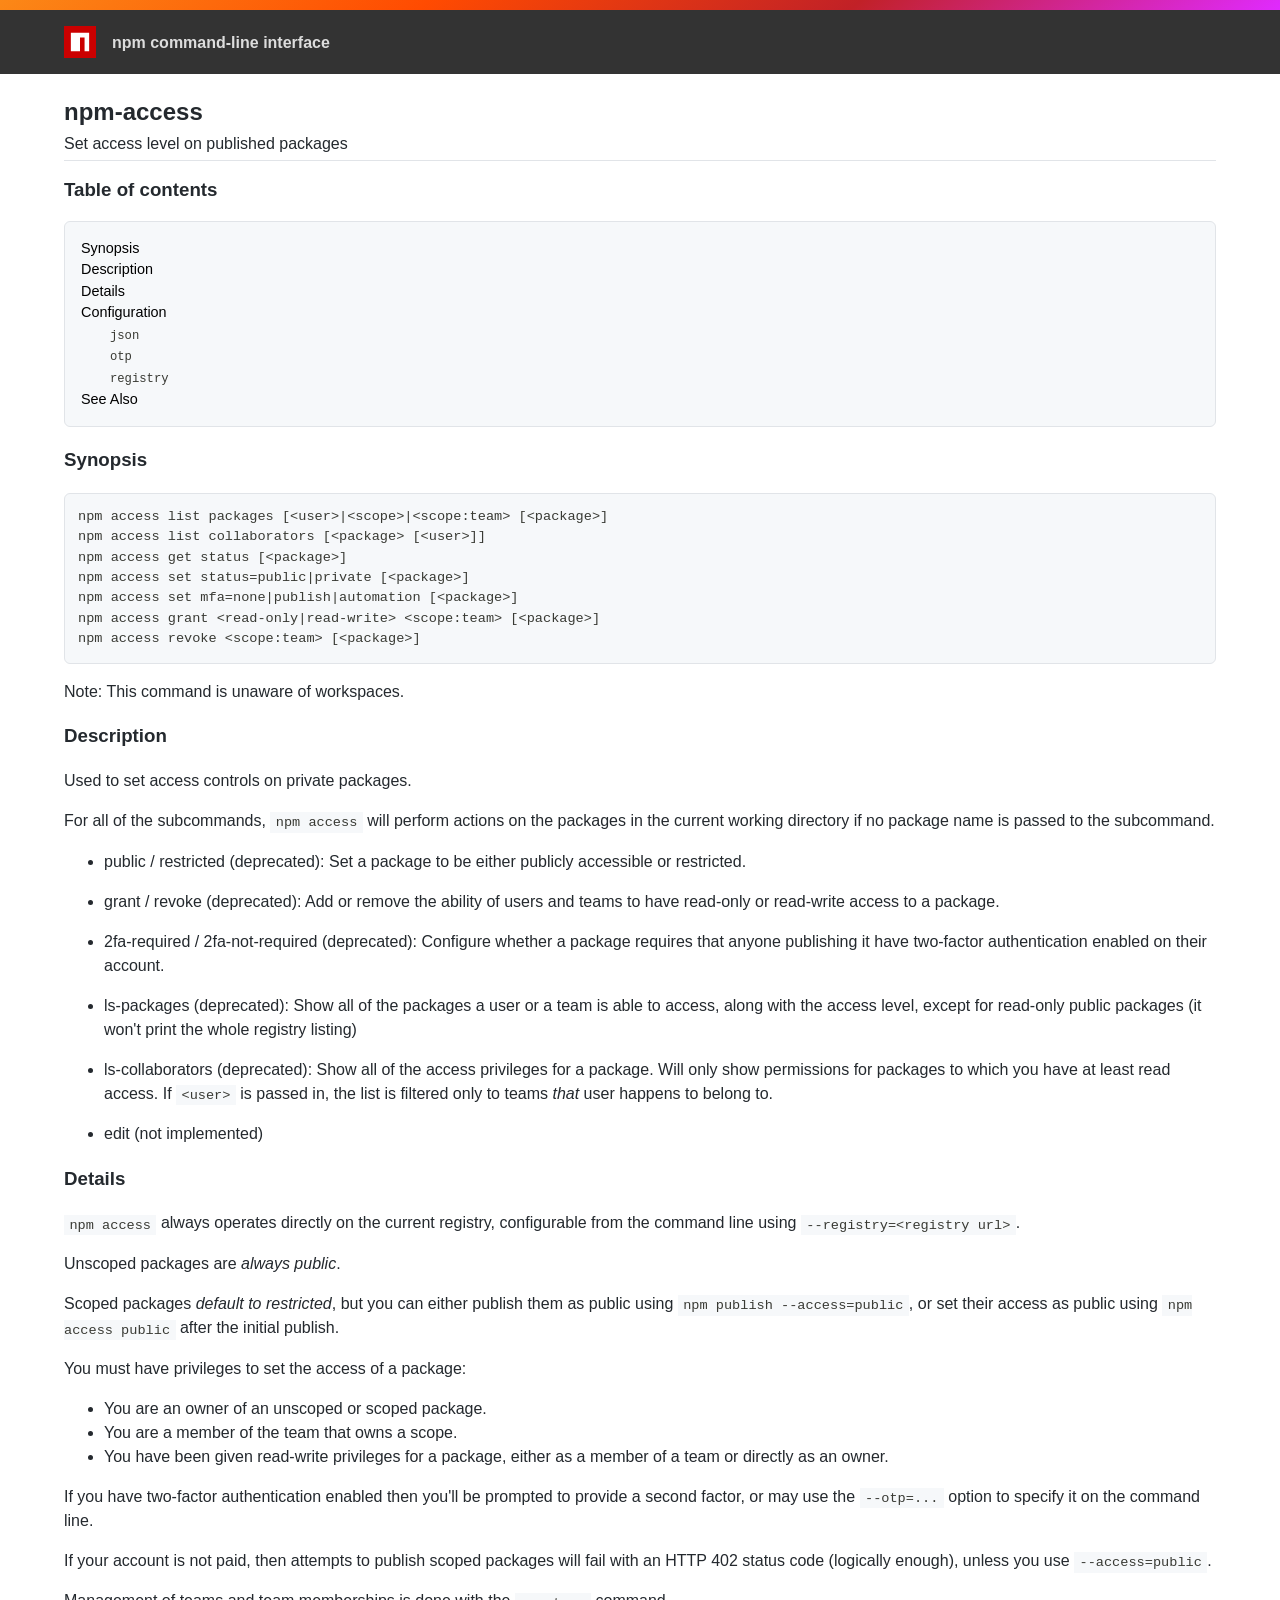
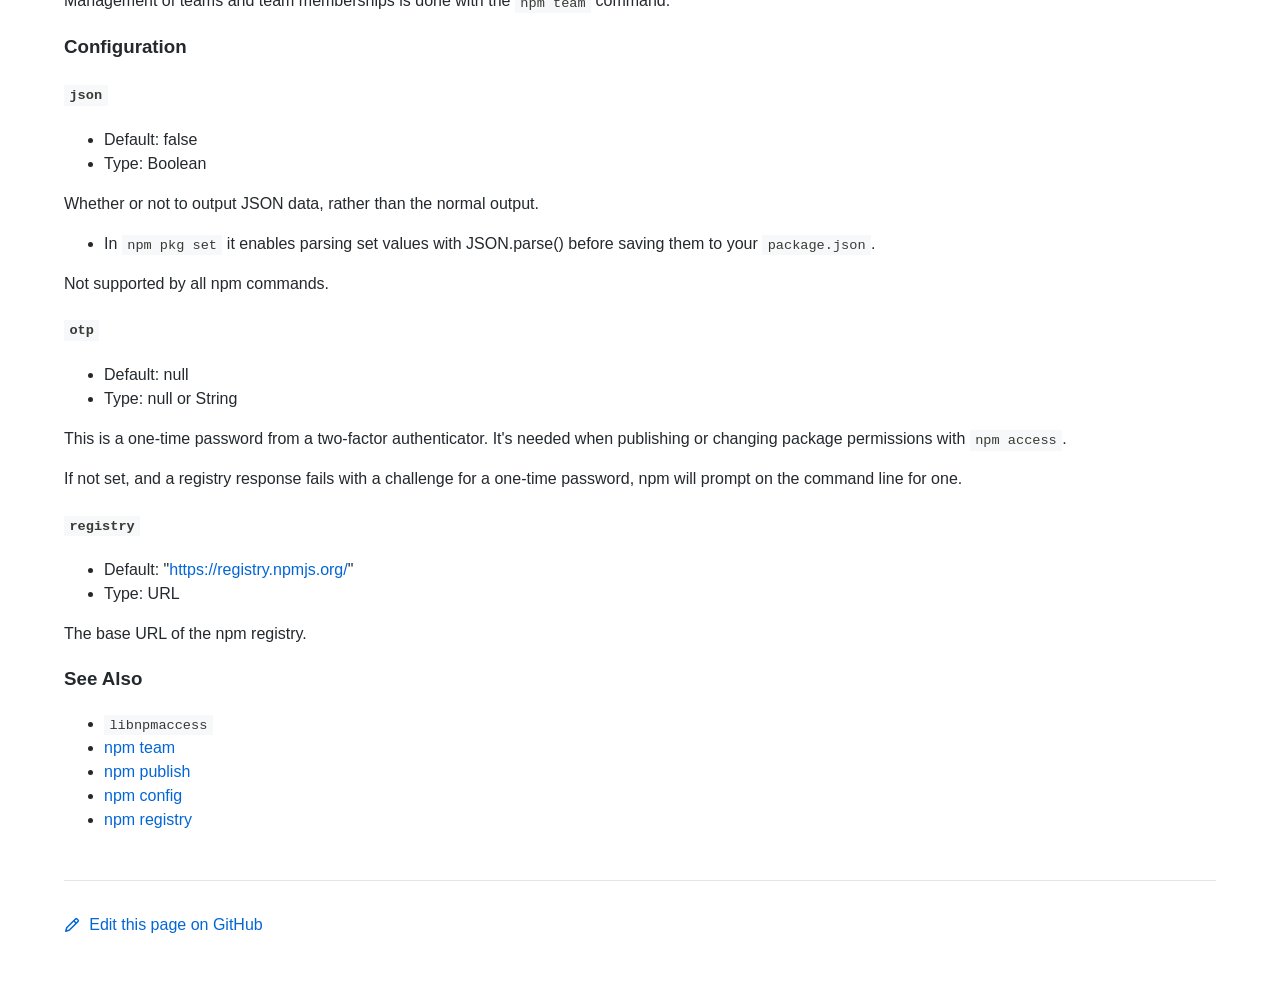
<file: node_portable/node-v20.10.0-win-x64/node_modules/npm/docs/output/commands/npm-access.html>
<!DOCTYPE html><html><head>
<meta charset="utf-8">
<title>npm-access</title>
<style>
body {
    background-color: #ffffff;
    color: #24292e;

    margin: 0;

    line-height: 1.5;

    font-family: -apple-system, BlinkMacSystemFont, "Segoe UI", Helvetica, Arial, sans-serif, "Apple Color Emoji", "Segoe UI Emoji";
}
#rainbar {
    height: 10px;
    background-image: linear-gradient(139deg, #fb8817, #ff4b01, #c12127, #e02aff);
}

a {
    text-decoration: none;
    color: #0366d6;
}
a:hover {
    text-decoration: underline;
}

pre {
    margin: 1em 0px;
    padding: 1em;
    border: solid 1px #e1e4e8;
    border-radius: 6px;

    display: block;
    overflow: auto;

    white-space: pre;

    background-color: #f6f8fa;
    color: #393a34;
}
code {
    font-family: SFMono-Regular, Consolas, "Liberation Mono", Menlo, Courier, monospace;
    font-size: 85%;
    padding: 0.2em 0.4em;
    background-color: #f6f8fa;
    color: #393a34;
}
pre > code {
    padding: 0;
    background-color: inherit;
    color: inherit;
}
h1, h2, h3 {
    font-weight: 600;
}

#logobar {
    background-color: #333333;
    margin: 0 auto;
    padding: 1em 4em;
}
#logobar .logo {
    float: left;
}
#logobar .title {
    font-weight: 600;
    color: #dddddd;
    float: left;
    margin: 5px 0 0 1em;
}
#logobar:after {
    content: "";
    display: block;
    clear: both;
}

#content {
    margin: 0 auto;
    padding: 0 4em;
}

#table_of_contents > h2 {
    font-size: 1.17em;
}
#table_of_contents ul:first-child {
    border: solid 1px #e1e4e8;
    border-radius: 6px;
    padding: 1em;
    background-color: #f6f8fa;
    color: #393a34;
}
#table_of_contents ul {
    list-style-type: none;
    padding-left: 1.5em;
}
#table_of_contents li {
    font-size: 0.9em;
}
#table_of_contents li a {
    color: #000000;
}

header.title {
    border-bottom: solid 1px #e1e4e8;
}
header.title > h1 {
    margin-bottom: 0.25em;
}
header.title > .description {
    display: block;
    margin-bottom: 0.5em;
    line-height: 1;
}

footer#edit {
    border-top: solid 1px #e1e4e8;
    margin: 3em 0 4em 0;
    padding-top: 2em;
}
</style>
</head>
<body>
<div id="banner">
<div id="rainbar"></div>
<div id="logobar">
<svg class="logo" role="img" height="32" width="32" viewBox="0 0 700 700">
<polygon fill="#cb0000" points="0,700 700,700 700,0 0,0"></polygon>
<polygon fill="#ffffff" points="150,550 350,550 350,250 450,250 450,550 550,550 550,150 150,150"></polygon>
</svg>
<div class="title">
npm command-line interface
</div>
</div>
</div>

<section id="content">
<header class="title">
<h1 id="npm-access">npm-access</h1>
<span class="description">Set access level on published packages</span>
</header>

<section id="table_of_contents">
<h2 id="table-of-contents">Table of contents</h2>
<div id="_table_of_contents"><ul><li><a href="#synopsis">Synopsis</a></li><li><a href="#description">Description</a></li><li><a href="#details">Details</a></li><li><a href="#configuration">Configuration</a></li><ul><li><a href="#json"><code>json</code></a></li><li><a href="#otp"><code>otp</code></a></li><li><a href="#registry"><code>registry</code></a></li></ul><li><a href="#see-also">See Also</a></li></ul></div>
</section>

<div id="_content"><h3 id="synopsis">Synopsis</h3>
<pre><code class="language-bash">npm access list packages [&lt;user&gt;|&lt;scope&gt;|&lt;scope:team&gt; [&lt;package&gt;]
npm access list collaborators [&lt;package&gt; [&lt;user&gt;]]
npm access get status [&lt;package&gt;]
npm access set status=public|private [&lt;package&gt;]
npm access set mfa=none|publish|automation [&lt;package&gt;]
npm access grant &lt;read-only|read-write&gt; &lt;scope:team&gt; [&lt;package&gt;]
npm access revoke &lt;scope:team&gt; [&lt;package&gt;]
</code></pre>
<p>Note: This command is unaware of workspaces.</p>
<h3 id="description">Description</h3>
<p>Used to set access controls on private packages.</p>
<p>For all of the subcommands, <code>npm access</code> will perform actions on the packages
in the current working directory if no package name is passed to the
subcommand.</p>
<ul>
<li>
<p>public / restricted (deprecated):
Set a package to be either publicly accessible or restricted.</p>
</li>
<li>
<p>grant / revoke (deprecated):
Add or remove the ability of users and teams to have read-only or read-write
access to a package.</p>
</li>
<li>
<p>2fa-required / 2fa-not-required (deprecated):
Configure whether a package requires that anyone publishing it have two-factor
authentication enabled on their account.</p>
</li>
<li>
<p>ls-packages (deprecated):
Show all of the packages a user or a team is able to access, along with the
access level, except for read-only public packages (it won't print the whole
registry listing)</p>
</li>
<li>
<p>ls-collaborators (deprecated):
Show all of the access privileges for a package. Will only show permissions
for packages to which you have at least read access. If <code>&lt;user&gt;</code> is passed in,
the list is filtered only to teams <em>that</em> user happens to belong to.</p>
</li>
<li>
<p>edit (not implemented)</p>
</li>
</ul>
<h3 id="details">Details</h3>
<p><code>npm access</code> always operates directly on the current registry, configurable
from the command line using <code>--registry=&lt;registry url&gt;</code>.</p>
<p>Unscoped packages are <em>always public</em>.</p>
<p>Scoped packages <em>default to restricted</em>, but you can either publish them as
public using <code>npm publish --access=public</code>, or set their access as public using
<code>npm access public</code> after the initial publish.</p>
<p>You must have privileges to set the access of a package:</p>
<ul>
<li>You are an owner of an unscoped or scoped package.</li>
<li>You are a member of the team that owns a scope.</li>
<li>You have been given read-write privileges for a package, either as a member
of a team or directly as an owner.</li>
</ul>
<p>If you have two-factor authentication enabled then you'll be prompted to provide a second factor, or may use the <code>--otp=...</code> option to specify it on
the command line.</p>
<p>If your account is not paid, then attempts to publish scoped packages will
fail with an HTTP 402 status code (logically enough), unless you use
<code>--access=public</code>.</p>
<p>Management of teams and team memberships is done with the <code>npm team</code> command.</p>
<h3 id="configuration">Configuration</h3>
<h4 id="json"><code>json</code></h4>
<ul>
<li>Default: false</li>
<li>Type: Boolean</li>
</ul>
<p>Whether or not to output JSON data, rather than the normal output.</p>
<ul>
<li>In <code>npm pkg set</code> it enables parsing set values with JSON.parse() before
saving them to your <code>package.json</code>.</li>
</ul>
<p>Not supported by all npm commands.</p>
<h4 id="otp"><code>otp</code></h4>
<ul>
<li>Default: null</li>
<li>Type: null or String</li>
</ul>
<p>This is a one-time password from a two-factor authenticator. It's needed
when publishing or changing package permissions with <code>npm access</code>.</p>
<p>If not set, and a registry response fails with a challenge for a one-time
password, npm will prompt on the command line for one.</p>
<h4 id="registry"><code>registry</code></h4>
<ul>
<li>Default: "<a href="https://registry.npmjs.org/">https://registry.npmjs.org/</a>"</li>
<li>Type: URL</li>
</ul>
<p>The base URL of the npm registry.</p>
<h3 id="see-also">See Also</h3>
<ul>
<li><a href="https://npm.im/libnpmaccess"><code>libnpmaccess</code></a></li>
<li><a href="../commands/npm-team.html">npm team</a></li>
<li><a href="../commands/npm-publish.html">npm publish</a></li>
<li><a href="../commands/npm-config.html">npm config</a></li>
<li><a href="../using-npm/registry.html">npm registry</a></li>
</ul></div>

<footer id="edit">
<a href="https://github.com/npm/cli/edit/latest/docs/content/commands/npm-access.md">
<svg role="img" viewBox="0 0 16 16" width="16" height="16" fill="currentcolor" style="vertical-align: text-bottom; margin-right: 0.3em;">
<path fill-rule="evenodd" d="M11.013 1.427a1.75 1.75 0 012.474 0l1.086 1.086a1.75 1.75 0 010 2.474l-8.61 8.61c-.21.21-.47.364-.756.445l-3.251.93a.75.75 0 01-.927-.928l.929-3.25a1.75 1.75 0 01.445-.758l8.61-8.61zm1.414 1.06a.25.25 0 00-.354 0L10.811 3.75l1.439 1.44 1.263-1.263a.25.25 0 000-.354l-1.086-1.086zM11.189 6.25L9.75 4.81l-6.286 6.287a.25.25 0 00-.064.108l-.558 1.953 1.953-.558a.249.249 0 00.108-.064l6.286-6.286z"></path>
</svg>
Edit this page on GitHub
</a>
</footer>
</section>



</body></html>
</file>
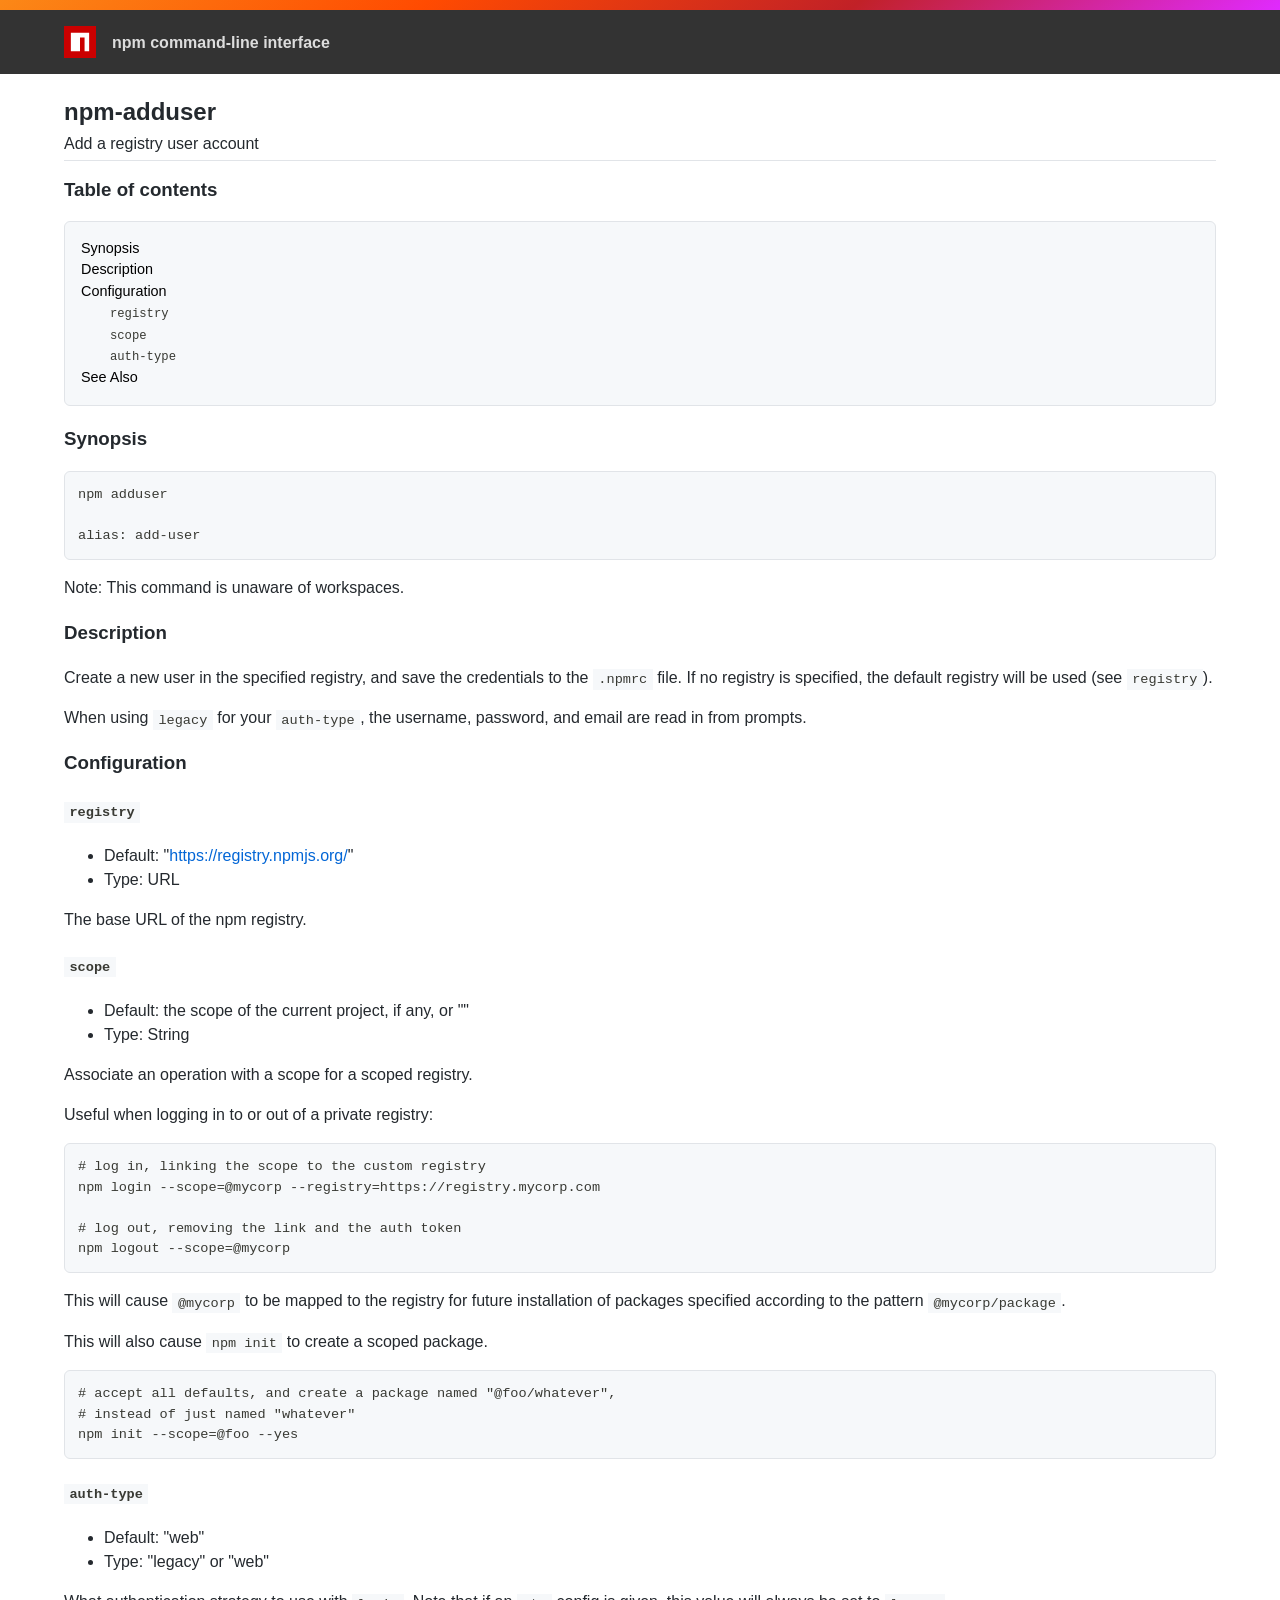
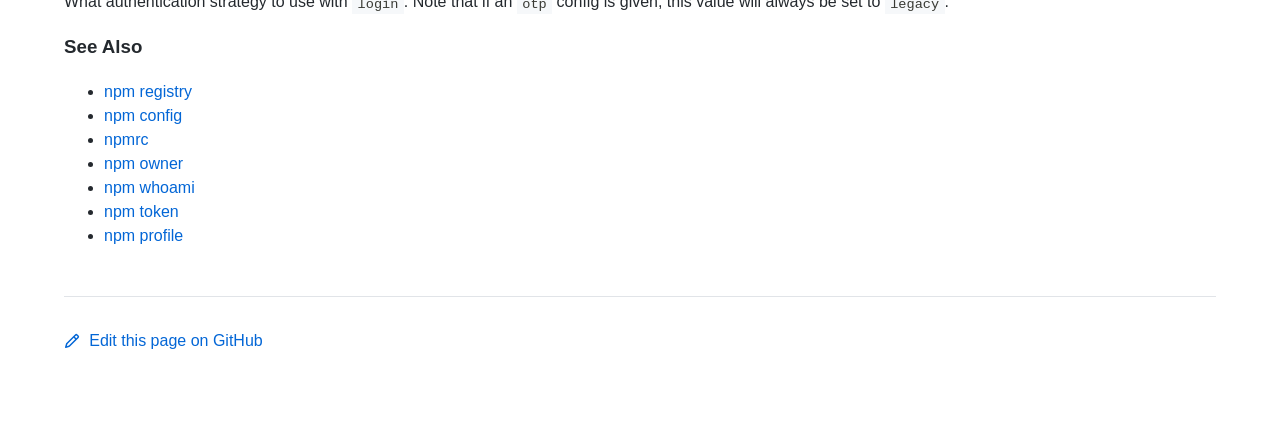
<file: node_portable/node-v20.10.0-win-x64/node_modules/npm/docs/output/commands/npm-adduser.html>
<!DOCTYPE html><html><head>
<meta charset="utf-8">
<title>npm-adduser</title>
<style>
body {
    background-color: #ffffff;
    color: #24292e;

    margin: 0;

    line-height: 1.5;

    font-family: -apple-system, BlinkMacSystemFont, "Segoe UI", Helvetica, Arial, sans-serif, "Apple Color Emoji", "Segoe UI Emoji";
}
#rainbar {
    height: 10px;
    background-image: linear-gradient(139deg, #fb8817, #ff4b01, #c12127, #e02aff);
}

a {
    text-decoration: none;
    color: #0366d6;
}
a:hover {
    text-decoration: underline;
}

pre {
    margin: 1em 0px;
    padding: 1em;
    border: solid 1px #e1e4e8;
    border-radius: 6px;

    display: block;
    overflow: auto;

    white-space: pre;

    background-color: #f6f8fa;
    color: #393a34;
}
code {
    font-family: SFMono-Regular, Consolas, "Liberation Mono", Menlo, Courier, monospace;
    font-size: 85%;
    padding: 0.2em 0.4em;
    background-color: #f6f8fa;
    color: #393a34;
}
pre > code {
    padding: 0;
    background-color: inherit;
    color: inherit;
}
h1, h2, h3 {
    font-weight: 600;
}

#logobar {
    background-color: #333333;
    margin: 0 auto;
    padding: 1em 4em;
}
#logobar .logo {
    float: left;
}
#logobar .title {
    font-weight: 600;
    color: #dddddd;
    float: left;
    margin: 5px 0 0 1em;
}
#logobar:after {
    content: "";
    display: block;
    clear: both;
}

#content {
    margin: 0 auto;
    padding: 0 4em;
}

#table_of_contents > h2 {
    font-size: 1.17em;
}
#table_of_contents ul:first-child {
    border: solid 1px #e1e4e8;
    border-radius: 6px;
    padding: 1em;
    background-color: #f6f8fa;
    color: #393a34;
}
#table_of_contents ul {
    list-style-type: none;
    padding-left: 1.5em;
}
#table_of_contents li {
    font-size: 0.9em;
}
#table_of_contents li a {
    color: #000000;
}

header.title {
    border-bottom: solid 1px #e1e4e8;
}
header.title > h1 {
    margin-bottom: 0.25em;
}
header.title > .description {
    display: block;
    margin-bottom: 0.5em;
    line-height: 1;
}

footer#edit {
    border-top: solid 1px #e1e4e8;
    margin: 3em 0 4em 0;
    padding-top: 2em;
}
</style>
</head>
<body>
<div id="banner">
<div id="rainbar"></div>
<div id="logobar">
<svg class="logo" role="img" height="32" width="32" viewBox="0 0 700 700">
<polygon fill="#cb0000" points="0,700 700,700 700,0 0,0"></polygon>
<polygon fill="#ffffff" points="150,550 350,550 350,250 450,250 450,550 550,550 550,150 150,150"></polygon>
</svg>
<div class="title">
npm command-line interface
</div>
</div>
</div>

<section id="content">
<header class="title">
<h1 id="npm-adduser">npm-adduser</h1>
<span class="description">Add a registry user account</span>
</header>

<section id="table_of_contents">
<h2 id="table-of-contents">Table of contents</h2>
<div id="_table_of_contents"><ul><li><a href="#synopsis">Synopsis</a></li><li><a href="#description">Description</a></li><li><a href="#configuration">Configuration</a></li><ul><li><a href="#registry"><code>registry</code></a></li><li><a href="#scope"><code>scope</code></a></li><li><a href="#auth-type"><code>auth-type</code></a></li></ul><li><a href="#see-also">See Also</a></li></ul></div>
</section>

<div id="_content"><h3 id="synopsis">Synopsis</h3>
<pre><code class="language-bash">npm adduser

alias: add-user
</code></pre>
<p>Note: This command is unaware of workspaces.</p>
<h3 id="description">Description</h3>
<p>Create a new user in the specified registry, and save the credentials to
the <code>.npmrc</code> file. If no registry is specified, the default registry
will be used (see <a href="../using-npm/registry.html"><code>registry</code></a>).</p>
<p>When using <code>legacy</code> for your <code>auth-type</code>, the username, password, and
email are read in from prompts.</p>
<h3 id="configuration">Configuration</h3>
<h4 id="registry"><code>registry</code></h4>
<ul>
<li>Default: "<a href="https://registry.npmjs.org/">https://registry.npmjs.org/</a>"</li>
<li>Type: URL</li>
</ul>
<p>The base URL of the npm registry.</p>
<h4 id="scope"><code>scope</code></h4>
<ul>
<li>Default: the scope of the current project, if any, or ""</li>
<li>Type: String</li>
</ul>
<p>Associate an operation with a scope for a scoped registry.</p>
<p>Useful when logging in to or out of a private registry:</p>
<pre><code># log in, linking the scope to the custom registry
npm login --scope=@mycorp --registry=https://registry.mycorp.com

# log out, removing the link and the auth token
npm logout --scope=@mycorp
</code></pre>
<p>This will cause <code>@mycorp</code> to be mapped to the registry for future
installation of packages specified according to the pattern
<code>@mycorp/package</code>.</p>
<p>This will also cause <code>npm init</code> to create a scoped package.</p>
<pre><code># accept all defaults, and create a package named "@foo/whatever",
# instead of just named "whatever"
npm init --scope=@foo --yes
</code></pre>
<h4 id="auth-type"><code>auth-type</code></h4>
<ul>
<li>Default: "web"</li>
<li>Type: "legacy" or "web"</li>
</ul>
<p>What authentication strategy to use with <code>login</code>. Note that if an <code>otp</code>
config is given, this value will always be set to <code>legacy</code>.</p>
<h3 id="see-also">See Also</h3>
<ul>
<li><a href="../using-npm/registry.html">npm registry</a></li>
<li><a href="../commands/npm-config.html">npm config</a></li>
<li><a href="../configuring-npm/npmrc.html">npmrc</a></li>
<li><a href="../commands/npm-owner.html">npm owner</a></li>
<li><a href="../commands/npm-whoami.html">npm whoami</a></li>
<li><a href="../commands/npm-token.html">npm token</a></li>
<li><a href="../commands/npm-profile.html">npm profile</a></li>
</ul></div>

<footer id="edit">
<a href="https://github.com/npm/cli/edit/latest/docs/content/commands/npm-adduser.md">
<svg role="img" viewBox="0 0 16 16" width="16" height="16" fill="currentcolor" style="vertical-align: text-bottom; margin-right: 0.3em;">
<path fill-rule="evenodd" d="M11.013 1.427a1.75 1.75 0 012.474 0l1.086 1.086a1.75 1.75 0 010 2.474l-8.61 8.61c-.21.21-.47.364-.756.445l-3.251.93a.75.75 0 01-.927-.928l.929-3.25a1.75 1.75 0 01.445-.758l8.61-8.61zm1.414 1.06a.25.25 0 00-.354 0L10.811 3.75l1.439 1.44 1.263-1.263a.25.25 0 000-.354l-1.086-1.086zM11.189 6.25L9.75 4.81l-6.286 6.287a.25.25 0 00-.064.108l-.558 1.953 1.953-.558a.249.249 0 00.108-.064l6.286-6.286z"></path>
</svg>
Edit this page on GitHub
</a>
</footer>
</section>



</body></html>
</file>
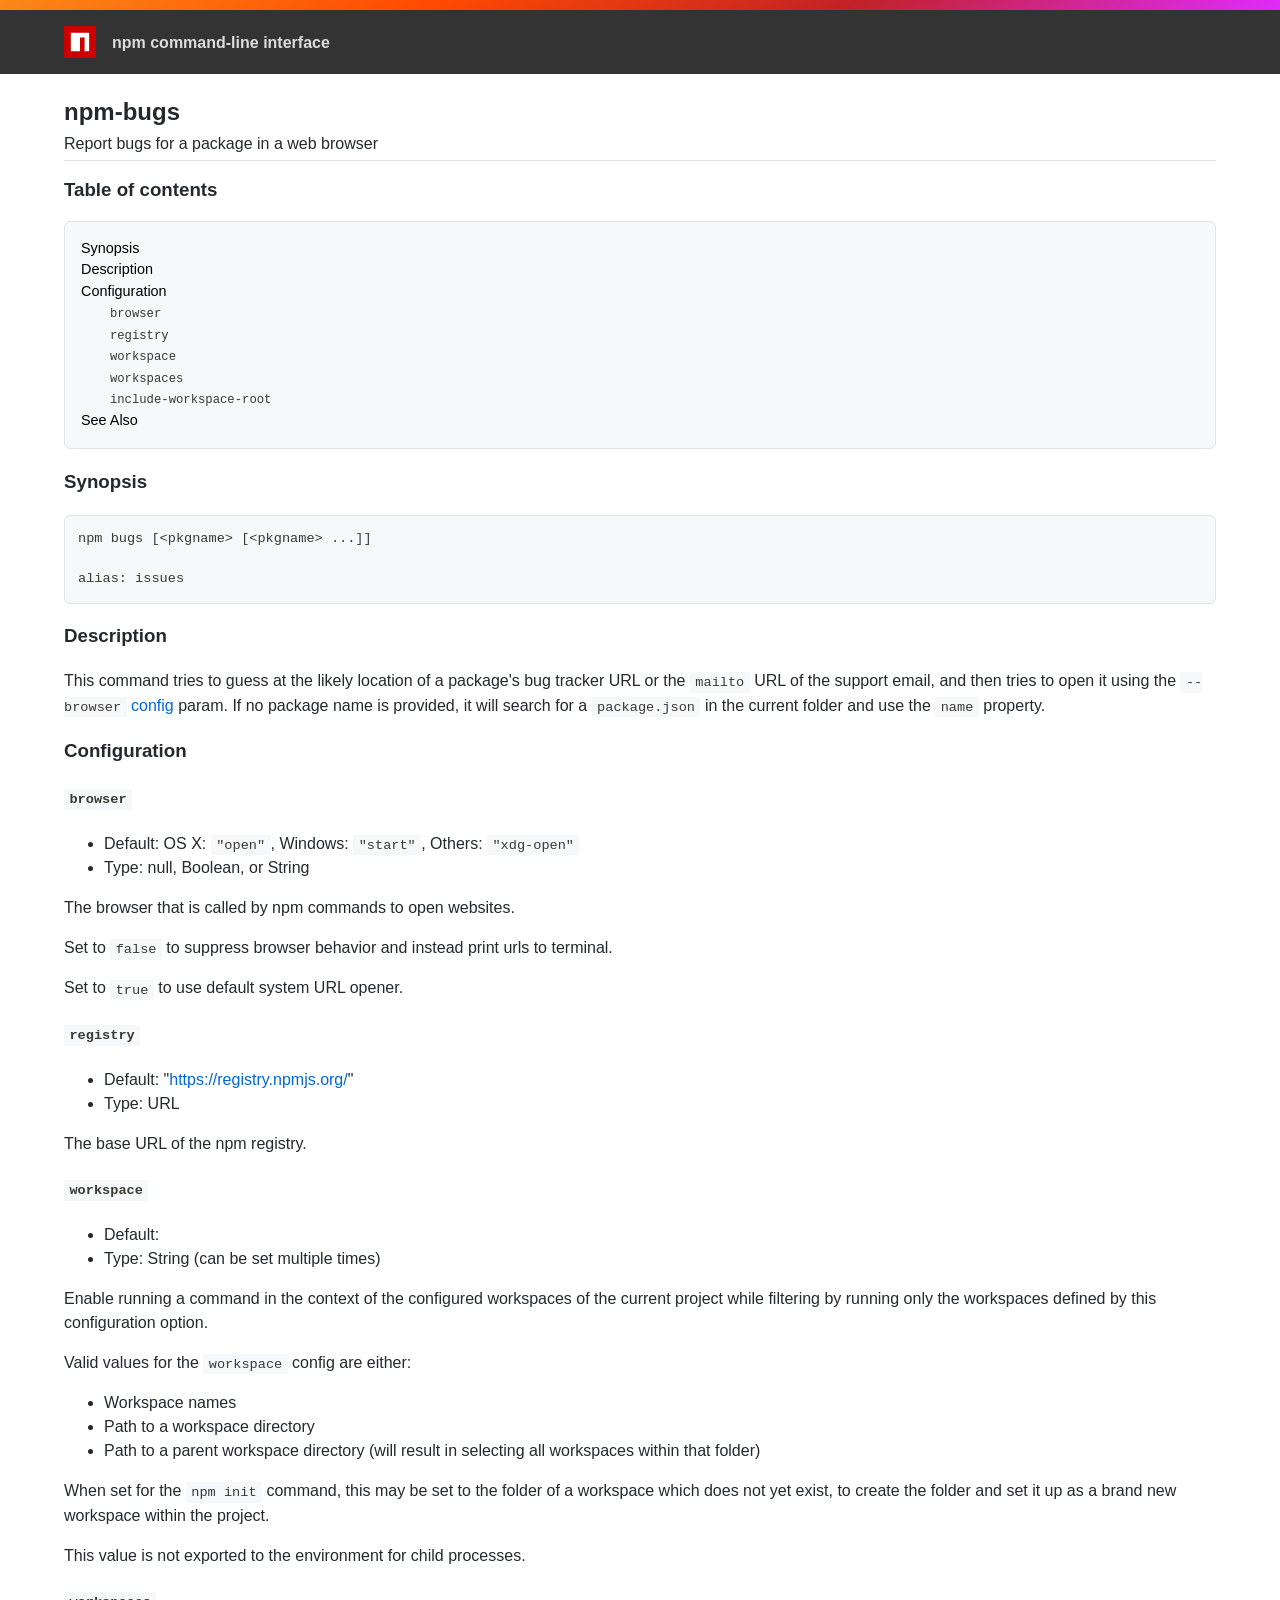
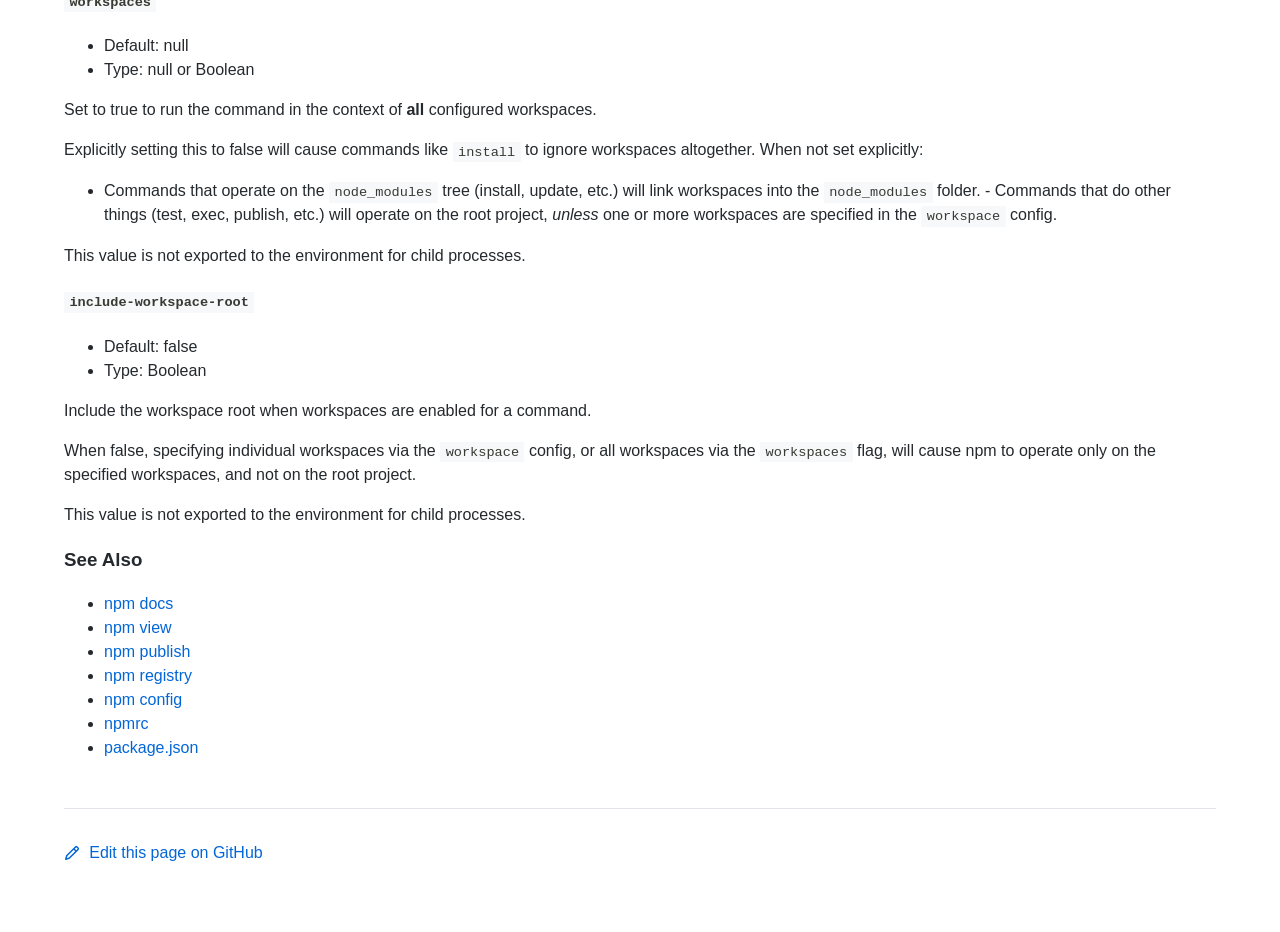
<file: node_portable/node-v20.10.0-win-x64/node_modules/npm/docs/output/commands/npm-bugs.html>
<!DOCTYPE html><html><head>
<meta charset="utf-8">
<title>npm-bugs</title>
<style>
body {
    background-color: #ffffff;
    color: #24292e;

    margin: 0;

    line-height: 1.5;

    font-family: -apple-system, BlinkMacSystemFont, "Segoe UI", Helvetica, Arial, sans-serif, "Apple Color Emoji", "Segoe UI Emoji";
}
#rainbar {
    height: 10px;
    background-image: linear-gradient(139deg, #fb8817, #ff4b01, #c12127, #e02aff);
}

a {
    text-decoration: none;
    color: #0366d6;
}
a:hover {
    text-decoration: underline;
}

pre {
    margin: 1em 0px;
    padding: 1em;
    border: solid 1px #e1e4e8;
    border-radius: 6px;

    display: block;
    overflow: auto;

    white-space: pre;

    background-color: #f6f8fa;
    color: #393a34;
}
code {
    font-family: SFMono-Regular, Consolas, "Liberation Mono", Menlo, Courier, monospace;
    font-size: 85%;
    padding: 0.2em 0.4em;
    background-color: #f6f8fa;
    color: #393a34;
}
pre > code {
    padding: 0;
    background-color: inherit;
    color: inherit;
}
h1, h2, h3 {
    font-weight: 600;
}

#logobar {
    background-color: #333333;
    margin: 0 auto;
    padding: 1em 4em;
}
#logobar .logo {
    float: left;
}
#logobar .title {
    font-weight: 600;
    color: #dddddd;
    float: left;
    margin: 5px 0 0 1em;
}
#logobar:after {
    content: "";
    display: block;
    clear: both;
}

#content {
    margin: 0 auto;
    padding: 0 4em;
}

#table_of_contents > h2 {
    font-size: 1.17em;
}
#table_of_contents ul:first-child {
    border: solid 1px #e1e4e8;
    border-radius: 6px;
    padding: 1em;
    background-color: #f6f8fa;
    color: #393a34;
}
#table_of_contents ul {
    list-style-type: none;
    padding-left: 1.5em;
}
#table_of_contents li {
    font-size: 0.9em;
}
#table_of_contents li a {
    color: #000000;
}

header.title {
    border-bottom: solid 1px #e1e4e8;
}
header.title > h1 {
    margin-bottom: 0.25em;
}
header.title > .description {
    display: block;
    margin-bottom: 0.5em;
    line-height: 1;
}

footer#edit {
    border-top: solid 1px #e1e4e8;
    margin: 3em 0 4em 0;
    padding-top: 2em;
}
</style>
</head>
<body>
<div id="banner">
<div id="rainbar"></div>
<div id="logobar">
<svg class="logo" role="img" height="32" width="32" viewBox="0 0 700 700">
<polygon fill="#cb0000" points="0,700 700,700 700,0 0,0"></polygon>
<polygon fill="#ffffff" points="150,550 350,550 350,250 450,250 450,550 550,550 550,150 150,150"></polygon>
</svg>
<div class="title">
npm command-line interface
</div>
</div>
</div>

<section id="content">
<header class="title">
<h1 id="npm-bugs">npm-bugs</h1>
<span class="description">Report bugs for a package in a web browser</span>
</header>

<section id="table_of_contents">
<h2 id="table-of-contents">Table of contents</h2>
<div id="_table_of_contents"><ul><li><a href="#synopsis">Synopsis</a></li><li><a href="#description">Description</a></li><li><a href="#configuration">Configuration</a></li><ul><li><a href="#browser"><code>browser</code></a></li><li><a href="#registry"><code>registry</code></a></li><li><a href="#workspace"><code>workspace</code></a></li><li><a href="#workspaces"><code>workspaces</code></a></li><li><a href="#include-workspace-root"><code>include-workspace-root</code></a></li></ul><li><a href="#see-also">See Also</a></li></ul></div>
</section>

<div id="_content"><h3 id="synopsis">Synopsis</h3>
<pre><code class="language-bash">npm bugs [&lt;pkgname&gt; [&lt;pkgname&gt; ...]]

alias: issues
</code></pre>
<h3 id="description">Description</h3>
<p>This command tries to guess at the likely location of a package's bug
tracker URL or the <code>mailto</code> URL of the support email, and then tries to
open it using the <a href="../using-npm/config#browser.html"><code>--browser</code> config</a> param. If no
package name is provided, it will search for a <code>package.json</code> in the current
folder and use the <code>name</code> property.</p>
<h3 id="configuration">Configuration</h3>
<h4 id="browser"><code>browser</code></h4>
<ul>
<li>Default: OS X: <code>"open"</code>, Windows: <code>"start"</code>, Others: <code>"xdg-open"</code></li>
<li>Type: null, Boolean, or String</li>
</ul>
<p>The browser that is called by npm commands to open websites.</p>
<p>Set to <code>false</code> to suppress browser behavior and instead print urls to
terminal.</p>
<p>Set to <code>true</code> to use default system URL opener.</p>
<h4 id="registry"><code>registry</code></h4>
<ul>
<li>Default: "<a href="https://registry.npmjs.org/">https://registry.npmjs.org/</a>"</li>
<li>Type: URL</li>
</ul>
<p>The base URL of the npm registry.</p>
<h4 id="workspace"><code>workspace</code></h4>
<ul>
<li>Default:</li>
<li>Type: String (can be set multiple times)</li>
</ul>
<p>Enable running a command in the context of the configured workspaces of the
current project while filtering by running only the workspaces defined by
this configuration option.</p>
<p>Valid values for the <code>workspace</code> config are either:</p>
<ul>
<li>Workspace names</li>
<li>Path to a workspace directory</li>
<li>Path to a parent workspace directory (will result in selecting all
workspaces within that folder)</li>
</ul>
<p>When set for the <code>npm init</code> command, this may be set to the folder of a
workspace which does not yet exist, to create the folder and set it up as a
brand new workspace within the project.</p>
<p>This value is not exported to the environment for child processes.</p>
<h4 id="workspaces"><code>workspaces</code></h4>
<ul>
<li>Default: null</li>
<li>Type: null or Boolean</li>
</ul>
<p>Set to true to run the command in the context of <strong>all</strong> configured
workspaces.</p>
<p>Explicitly setting this to false will cause commands like <code>install</code> to
ignore workspaces altogether. When not set explicitly:</p>
<ul>
<li>Commands that operate on the <code>node_modules</code> tree (install, update, etc.)
will link workspaces into the <code>node_modules</code> folder. - Commands that do
other things (test, exec, publish, etc.) will operate on the root project,
<em>unless</em> one or more workspaces are specified in the <code>workspace</code> config.</li>
</ul>
<p>This value is not exported to the environment for child processes.</p>
<h4 id="include-workspace-root"><code>include-workspace-root</code></h4>
<ul>
<li>Default: false</li>
<li>Type: Boolean</li>
</ul>
<p>Include the workspace root when workspaces are enabled for a command.</p>
<p>When false, specifying individual workspaces via the <code>workspace</code> config, or
all workspaces via the <code>workspaces</code> flag, will cause npm to operate only on
the specified workspaces, and not on the root project.</p>
<p>This value is not exported to the environment for child processes.</p>
<h3 id="see-also">See Also</h3>
<ul>
<li><a href="../commands/npm-docs.html">npm docs</a></li>
<li><a href="../commands/npm-view.html">npm view</a></li>
<li><a href="../commands/npm-publish.html">npm publish</a></li>
<li><a href="../using-npm/registry.html">npm registry</a></li>
<li><a href="../commands/npm-config.html">npm config</a></li>
<li><a href="../configuring-npm/npmrc.html">npmrc</a></li>
<li><a href="../configuring-npm/package-json.html">package.json</a></li>
</ul></div>

<footer id="edit">
<a href="https://github.com/npm/cli/edit/latest/docs/content/commands/npm-bugs.md">
<svg role="img" viewBox="0 0 16 16" width="16" height="16" fill="currentcolor" style="vertical-align: text-bottom; margin-right: 0.3em;">
<path fill-rule="evenodd" d="M11.013 1.427a1.75 1.75 0 012.474 0l1.086 1.086a1.75 1.75 0 010 2.474l-8.61 8.61c-.21.21-.47.364-.756.445l-3.251.93a.75.75 0 01-.927-.928l.929-3.25a1.75 1.75 0 01.445-.758l8.61-8.61zm1.414 1.06a.25.25 0 00-.354 0L10.811 3.75l1.439 1.44 1.263-1.263a.25.25 0 000-.354l-1.086-1.086zM11.189 6.25L9.75 4.81l-6.286 6.287a.25.25 0 00-.064.108l-.558 1.953 1.953-.558a.249.249 0 00.108-.064l6.286-6.286z"></path>
</svg>
Edit this page on GitHub
</a>
</footer>
</section>



</body></html>
</file>
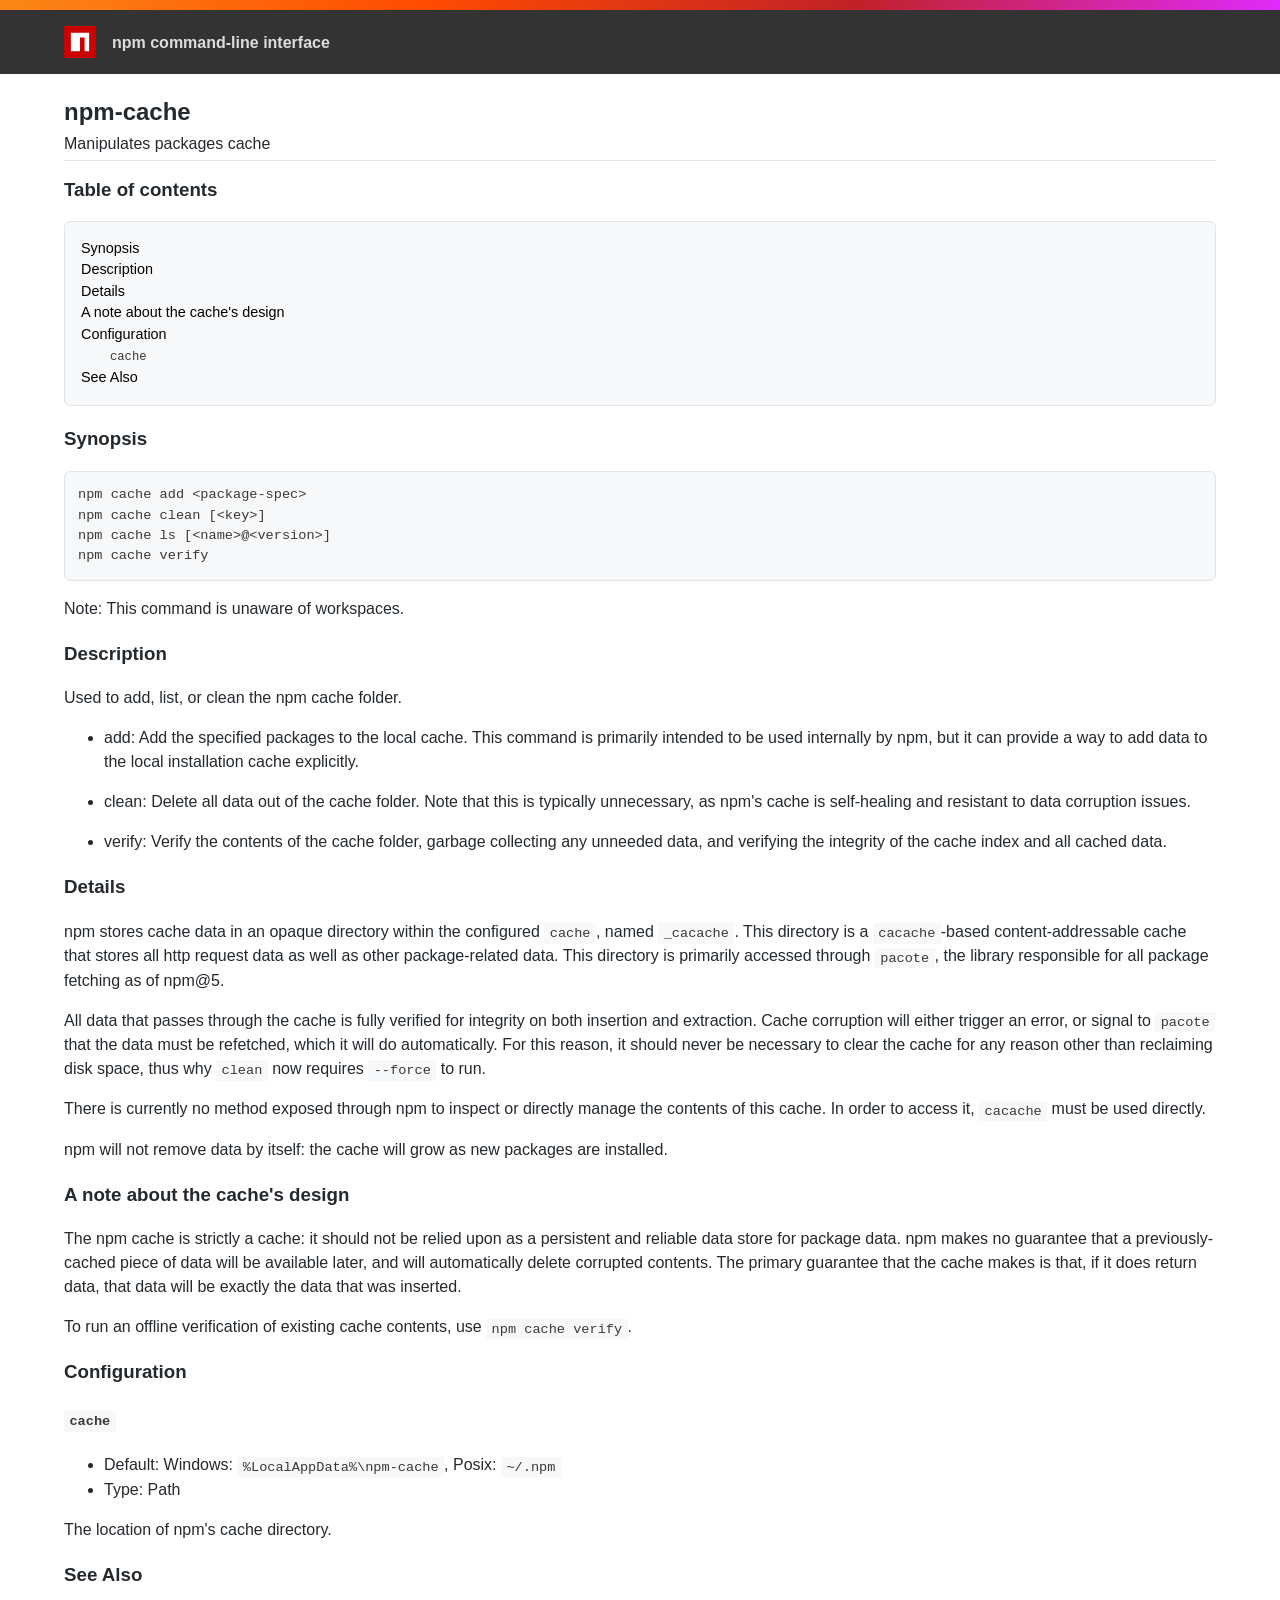
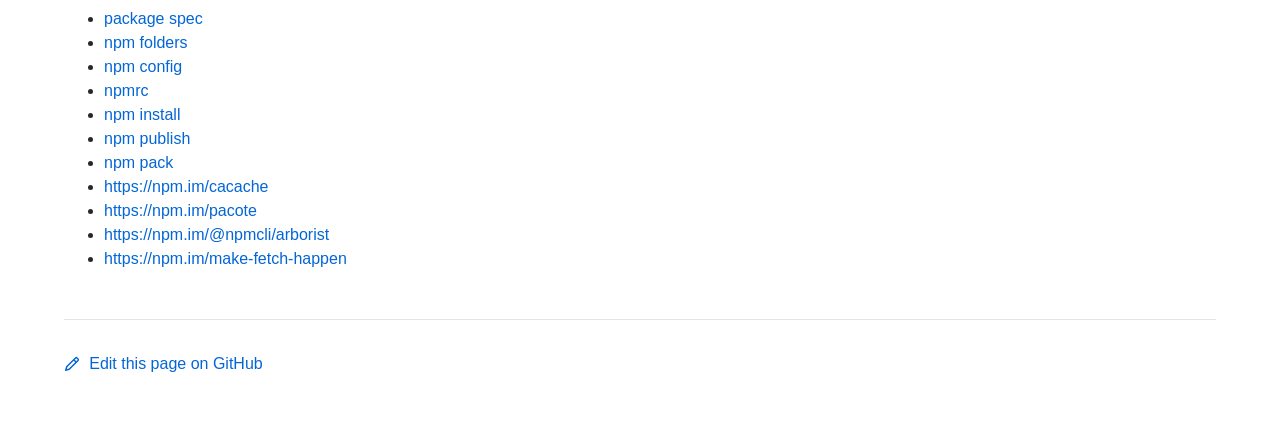
<file: node_portable/node-v20.10.0-win-x64/node_modules/npm/docs/output/commands/npm-cache.html>
<!DOCTYPE html><html><head>
<meta charset="utf-8">
<title>npm-cache</title>
<style>
body {
    background-color: #ffffff;
    color: #24292e;

    margin: 0;

    line-height: 1.5;

    font-family: -apple-system, BlinkMacSystemFont, "Segoe UI", Helvetica, Arial, sans-serif, "Apple Color Emoji", "Segoe UI Emoji";
}
#rainbar {
    height: 10px;
    background-image: linear-gradient(139deg, #fb8817, #ff4b01, #c12127, #e02aff);
}

a {
    text-decoration: none;
    color: #0366d6;
}
a:hover {
    text-decoration: underline;
}

pre {
    margin: 1em 0px;
    padding: 1em;
    border: solid 1px #e1e4e8;
    border-radius: 6px;

    display: block;
    overflow: auto;

    white-space: pre;

    background-color: #f6f8fa;
    color: #393a34;
}
code {
    font-family: SFMono-Regular, Consolas, "Liberation Mono", Menlo, Courier, monospace;
    font-size: 85%;
    padding: 0.2em 0.4em;
    background-color: #f6f8fa;
    color: #393a34;
}
pre > code {
    padding: 0;
    background-color: inherit;
    color: inherit;
}
h1, h2, h3 {
    font-weight: 600;
}

#logobar {
    background-color: #333333;
    margin: 0 auto;
    padding: 1em 4em;
}
#logobar .logo {
    float: left;
}
#logobar .title {
    font-weight: 600;
    color: #dddddd;
    float: left;
    margin: 5px 0 0 1em;
}
#logobar:after {
    content: "";
    display: block;
    clear: both;
}

#content {
    margin: 0 auto;
    padding: 0 4em;
}

#table_of_contents > h2 {
    font-size: 1.17em;
}
#table_of_contents ul:first-child {
    border: solid 1px #e1e4e8;
    border-radius: 6px;
    padding: 1em;
    background-color: #f6f8fa;
    color: #393a34;
}
#table_of_contents ul {
    list-style-type: none;
    padding-left: 1.5em;
}
#table_of_contents li {
    font-size: 0.9em;
}
#table_of_contents li a {
    color: #000000;
}

header.title {
    border-bottom: solid 1px #e1e4e8;
}
header.title > h1 {
    margin-bottom: 0.25em;
}
header.title > .description {
    display: block;
    margin-bottom: 0.5em;
    line-height: 1;
}

footer#edit {
    border-top: solid 1px #e1e4e8;
    margin: 3em 0 4em 0;
    padding-top: 2em;
}
</style>
</head>
<body>
<div id="banner">
<div id="rainbar"></div>
<div id="logobar">
<svg class="logo" role="img" height="32" width="32" viewBox="0 0 700 700">
<polygon fill="#cb0000" points="0,700 700,700 700,0 0,0"></polygon>
<polygon fill="#ffffff" points="150,550 350,550 350,250 450,250 450,550 550,550 550,150 150,150"></polygon>
</svg>
<div class="title">
npm command-line interface
</div>
</div>
</div>

<section id="content">
<header class="title">
<h1 id="npm-cache">npm-cache</h1>
<span class="description">Manipulates packages cache</span>
</header>

<section id="table_of_contents">
<h2 id="table-of-contents">Table of contents</h2>
<div id="_table_of_contents"><ul><li><a href="#synopsis">Synopsis</a></li><li><a href="#description">Description</a></li><li><a href="#details">Details</a></li><li><a href="#a-note-about-the-caches-design">A note about the cache's design</a></li><li><a href="#configuration">Configuration</a></li><ul><li><a href="#cache"><code>cache</code></a></li></ul><li><a href="#see-also">See Also</a></li></ul></div>
</section>

<div id="_content"><h3 id="synopsis">Synopsis</h3>
<pre><code class="language-bash">npm cache add &lt;package-spec&gt;
npm cache clean [&lt;key&gt;]
npm cache ls [&lt;name&gt;@&lt;version&gt;]
npm cache verify
</code></pre>
<p>Note: This command is unaware of workspaces.</p>
<h3 id="description">Description</h3>
<p>Used to add, list, or clean the npm cache folder.</p>
<ul>
<li>
<p>add:
Add the specified packages to the local cache.  This command is primarily
intended to be used internally by npm, but it can provide a way to
add data to the local installation cache explicitly.</p>
</li>
<li>
<p>clean:
Delete all data out of the cache folder.  Note that this is typically
unnecessary, as npm's cache is self-healing and resistant to data
corruption issues.</p>
</li>
<li>
<p>verify:
Verify the contents of the cache folder, garbage collecting any unneeded
data, and verifying the integrity of the cache index and all cached data.</p>
</li>
</ul>
<h3 id="details">Details</h3>
<p>npm stores cache data in an opaque directory within the configured <code>cache</code>,
named <code>_cacache</code>. This directory is a
<a href="http://npm.im/cacache"><code>cacache</code></a>-based content-addressable cache that
stores all http request data as well as other package-related data. This
directory is primarily accessed through <code>pacote</code>, the library responsible
for all package fetching as of npm@5.</p>
<p>All data that passes through the cache is fully verified for integrity on
both insertion and extraction. Cache corruption will either trigger an
error, or signal to <code>pacote</code> that the data must be refetched, which it will
do automatically. For this reason, it should never be necessary to clear
the cache for any reason other than reclaiming disk space, thus why <code>clean</code>
now requires <code>--force</code> to run.</p>
<p>There is currently no method exposed through npm to inspect or directly
manage the contents of this cache. In order to access it, <code>cacache</code> must be
used directly.</p>
<p>npm will not remove data by itself: the cache will grow as new packages are
installed.</p>
<h3 id="a-note-about-the-caches-design">A note about the cache's design</h3>
<p>The npm cache is strictly a cache: it should not be relied upon as a
persistent and reliable data store for package data. npm makes no guarantee
that a previously-cached piece of data will be available later, and will
automatically delete corrupted contents. The primary guarantee that the
cache makes is that, if it does return data, that data will be exactly the
data that was inserted.</p>
<p>To run an offline verification of existing cache contents, use <code>npm cache verify</code>.</p>
<h3 id="configuration">Configuration</h3>
<h4 id="cache"><code>cache</code></h4>
<ul>
<li>Default: Windows: <code>%LocalAppData%\npm-cache</code>, Posix: <code>~/.npm</code></li>
<li>Type: Path</li>
</ul>
<p>The location of npm's cache directory.</p>
<h3 id="see-also">See Also</h3>
<ul>
<li><a href="../using-npm/package-spec.html">package spec</a></li>
<li><a href="../configuring-npm/folders.html">npm folders</a></li>
<li><a href="../commands/npm-config.html">npm config</a></li>
<li><a href="../configuring-npm/npmrc.html">npmrc</a></li>
<li><a href="../commands/npm-install.html">npm install</a></li>
<li><a href="../commands/npm-publish.html">npm publish</a></li>
<li><a href="../commands/npm-pack.html">npm pack</a></li>
<li><a href="https://npm.im/cacache">https://npm.im/cacache</a></li>
<li><a href="https://npm.im/pacote">https://npm.im/pacote</a></li>
<li><a href="https://npm.im/@npmcli/arborist">https://npm.im/@npmcli/arborist</a></li>
<li><a href="https://npm.im/make-fetch-happen">https://npm.im/make-fetch-happen</a></li>
</ul></div>

<footer id="edit">
<a href="https://github.com/npm/cli/edit/latest/docs/content/commands/npm-cache.md">
<svg role="img" viewBox="0 0 16 16" width="16" height="16" fill="currentcolor" style="vertical-align: text-bottom; margin-right: 0.3em;">
<path fill-rule="evenodd" d="M11.013 1.427a1.75 1.75 0 012.474 0l1.086 1.086a1.75 1.75 0 010 2.474l-8.61 8.61c-.21.21-.47.364-.756.445l-3.251.93a.75.75 0 01-.927-.928l.929-3.25a1.75 1.75 0 01.445-.758l8.61-8.61zm1.414 1.06a.25.25 0 00-.354 0L10.811 3.75l1.439 1.44 1.263-1.263a.25.25 0 000-.354l-1.086-1.086zM11.189 6.25L9.75 4.81l-6.286 6.287a.25.25 0 00-.064.108l-.558 1.953 1.953-.558a.249.249 0 00.108-.064l6.286-6.286z"></path>
</svg>
Edit this page on GitHub
</a>
</footer>
</section>



</body></html>
</file>
